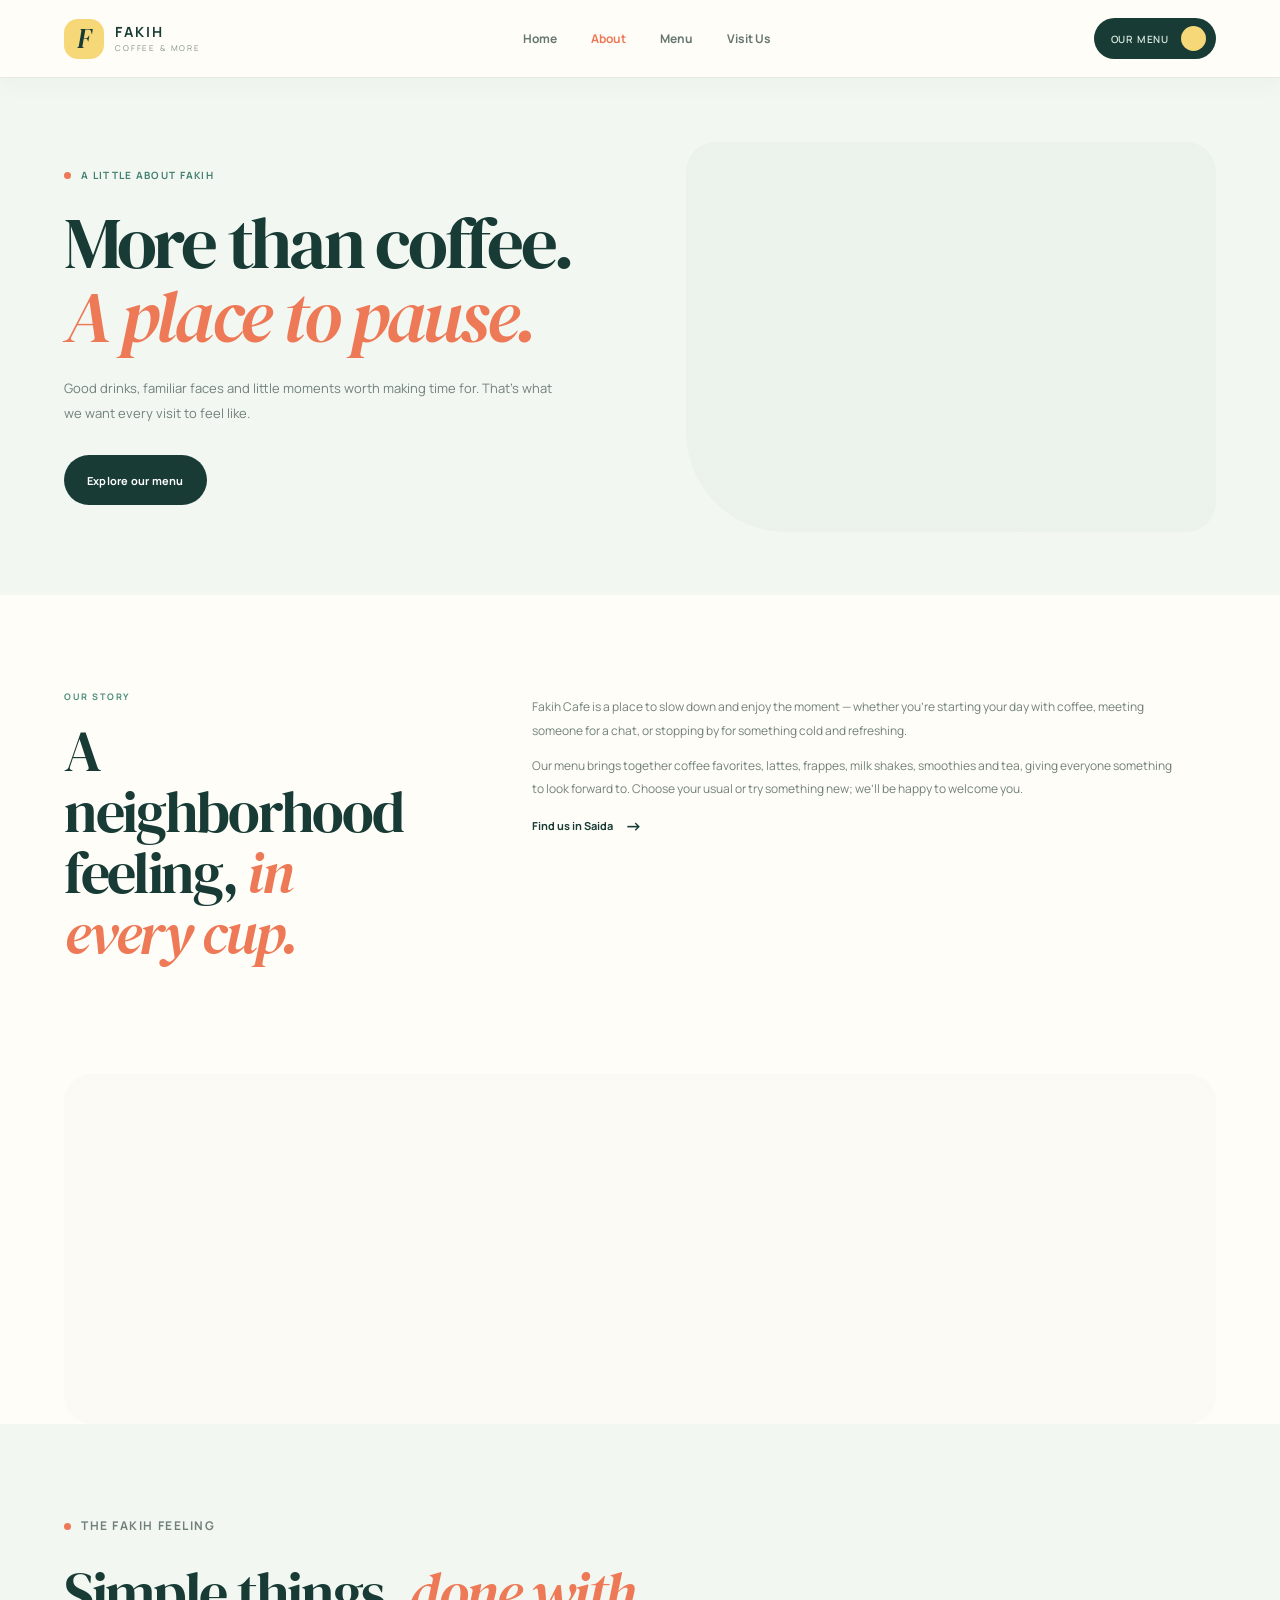
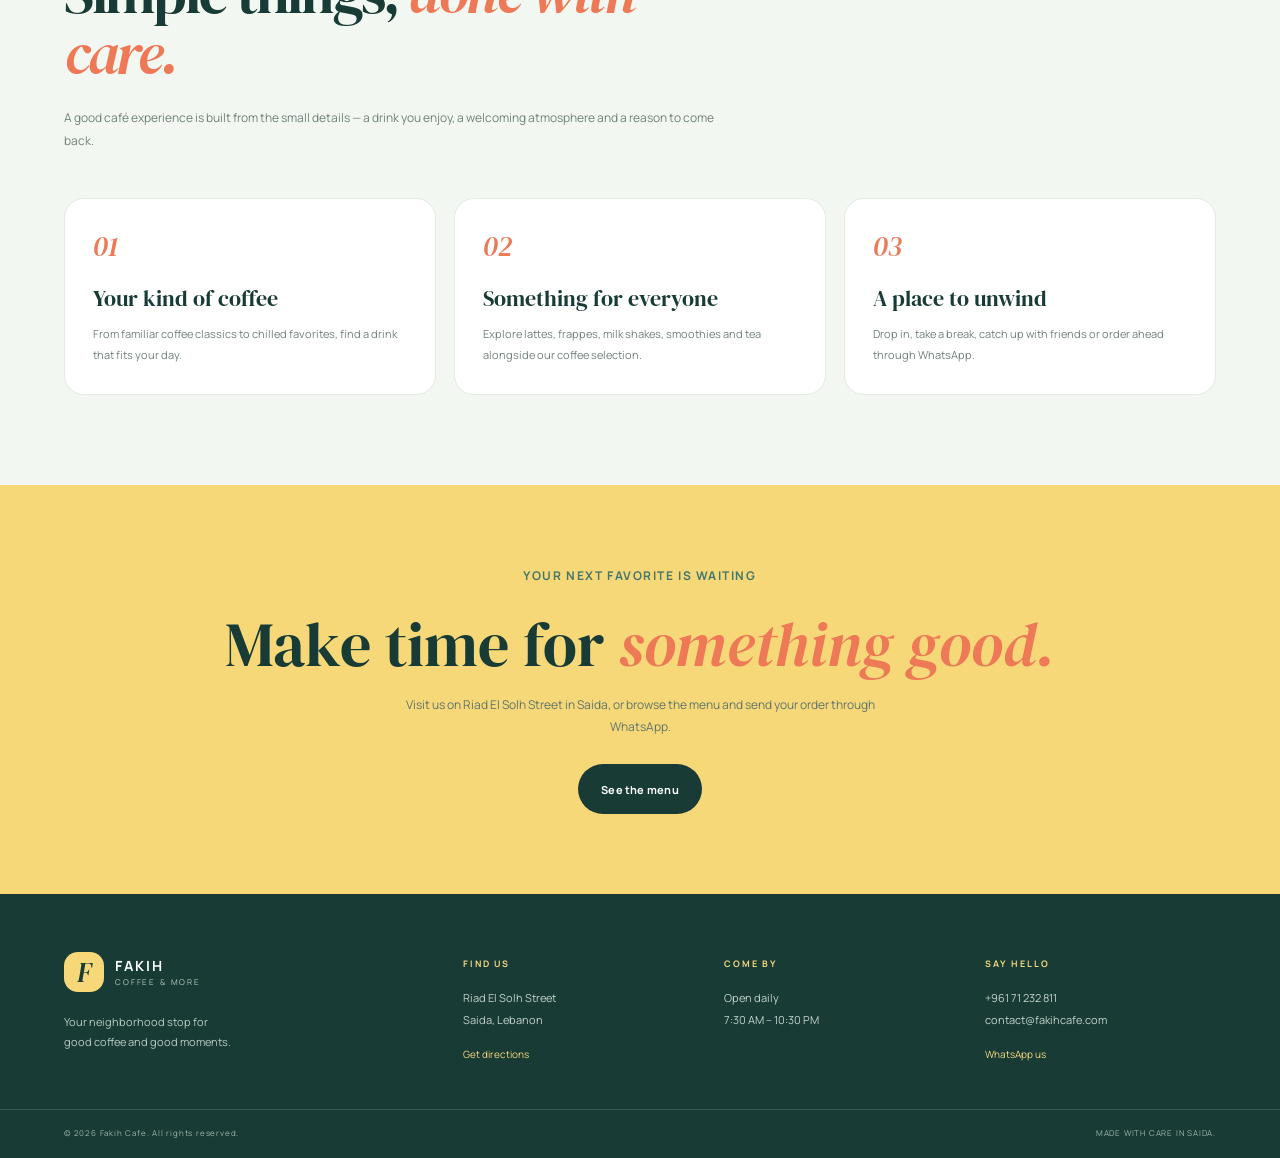
<file: about.html>
<!doctype html>
<html lang="en">
  <head>
    <meta charset="UTF-8" />
    <meta name="viewport" content="width=device-width, initial-scale=1.0" />
    <meta name="theme-color" content="#fffaf2" />
    <meta
      name="description"
      content="Get to know Fakih Cafe in Saida, Lebanon — coffee, refreshing drinks and good moments."
    />
    <title>About Us — Fakih Cafe</title>
    <link rel="preconnect" href="https://fonts.googleapis.com" />
    <link rel="preconnect" href="https://fonts.gstatic.com" crossorigin />
    <link
      href="https://fonts.googleapis.com/css2?family=Manrope:wght@400;500;600;700;800&family=DM+Serif+Display:ital@0;1&display=swap"
      rel="stylesheet"
    />
    <link rel="stylesheet" href="css/style.css" />
  </head>
  <body>
    <header class="site-header">
      <a class="brand" href="index.html#home" aria-label="Fakih Cafe home"
        ><span class="brand-mark">F</span
        ><span class="brand-copy"
          ><strong>FAKIH</strong><small>COFFEE & MORE</small></span
        ></a
      >
      <button
        class="menu-toggle"
        id="about-menu-toggle"
        type="button"
        aria-label="Open navigation"
        aria-expanded="false"
      >
        <span></span><span></span>
      </button>
      <nav class="main-nav" id="about-main-nav" aria-label="Main navigation">
        <a class="nav-link" href="index.html#home">Home</a
        ><a class="nav-link active" href="about.html">About</a
        ><a class="nav-link" href="index.html#menu">Menu</a
        ><a class="nav-link" href="index.html#visit">Visit Us</a>
      </nav>
      <a class="cart-trigger" href="index.html#menu"
        ><span class="cart-icon">Our menu</span><span class="cart-count"></span
      ></a>
    </header>
    <main>
      <section class="about-hero about-hero-modern">
        <div class="about-hero-image"></div>
        <div class="about-hero-content">
          <p class="eyebrow light-eyebrow">
            <span></span> A LITTLE ABOUT FAKIH
          </p>
          <h1>More than coffee.<br /><em>A place to pause.</em></h1>
          <p>
            Good drinks, familiar faces and little moments worth making time
            for. That’s what we want every visit to feel like.
          </p>
          <a class="button button-light" href="index.html#menu"
            >Explore our menu</a
          >
        </div>
      </section>
      <section class="about-intro section-wrap">
        <div>
          <span class="about-kicker">OUR STORY</span>
          <h2>A neighborhood feeling, <em>in every cup.</em></h2>
        </div>
        <div>
          <p>
            Fakih Cafe is a place to slow down and enjoy the moment — whether
            you’re starting your day with coffee, meeting someone for a chat, or
            stopping by for something cold and refreshing.
          </p>
          <p>
            Our menu brings together coffee favorites, lattes, frappes, milk
            shakes, smoothies and tea, giving everyone something to look forward
            to. Choose your usual or try something new; we’ll be happy to
            welcome you.
          </p>
          <a class="text-link dark-link" href="index.html#visit"
            >Find us in Saida <span>→</span></a
          >
        </div>
      </section>
      <div
        class="about-image-band"
        role="img"
        aria-label="Coffee being prepared in a warm cafe setting"
      ></div>
      <section class="about-values about-values-modern">
        <div class="section-wrap">
          <div class="about-values-head">
            <p class="eyebrow">
              <span class="eyebrow-dot"></span> THE FAKIH FEELING
            </p>
            <h2>Simple things, <em>done with care.</em></h2>
            <p>
              A good café experience is built from the small details — a drink
              you enjoy, a welcoming atmosphere and a reason to come back.
            </p>
          </div>
          <div class="about-values-grid">
            <article class="about-value">
              <span>01</span>
              <h3>Your kind of coffee</h3>
              <p>
                From familiar coffee classics to chilled favorites, find a drink
                that fits your day.
              </p>
            </article>
            <article class="about-value">
              <span>02</span>
              <h3>Something for everyone</h3>
              <p>
                Explore lattes, frappes, milk shakes, smoothies and tea
                alongside our coffee selection.
              </p>
            </article>
            <article class="about-value">
              <span>03</span>
              <h3>A place to unwind</h3>
              <p>
                Drop in, take a break, catch up with friends or order ahead
                through WhatsApp.
              </p>
            </article>
          </div>
        </div>
      </section>
      <section class="about-cta about-cta-modern">
        <p class="eyebrow light-eyebrow" style="justify-content: center">
          YOUR NEXT FAVORITE IS WAITING
        </p>
        <h2>Make time for <em>something good.</em></h2>
        <p>
          Visit us on Riad El Solh Street in Saida, or browse the menu and send
          your order through WhatsApp.
        </p>
        <a class="button button-light" href="index.html#menu">See the menu</a>
      </section>
    </main>
    <footer class="site-footer">
      <div class="footer-main section-wrap">
        <div class="footer-brand">
          <a class="brand brand-footer" href="index.html#home"
            ><span class="brand-mark">F</span
            ><span class="brand-copy"
              ><strong>FAKIH</strong><small>COFFEE & MORE</small></span
            ></a
          >
          <p>Your neighborhood stop for<br />good coffee and good moments.</p>
        </div>
        <div class="footer-column">
          <h3>FIND US</h3>
          <p>Riad El Solh Street<br />Saida, Lebanon</p>
          <a
            href="https://maps.google.com/?q=Riad+El+Solh+Street+Saida+Lebanon"
            target="_blank"
            rel="noopener"
            >Get directions</a
          >
        </div>
        <div class="footer-column">
          <h3>COME BY</h3>
          <p>Open daily<br />7:30 AM – 10:30 PM</p>
        </div>
        <div class="footer-column">
          <h3>SAY HELLO</h3>
          <p>+961 71 232 811<br />contact@fakihcafe.com</p>
          <a href="https://wa.me/96171232811" target="_blank" rel="noopener"
            >WhatsApp us</a
          >
        </div>
      </div>
      <div class="footer-bottom section-wrap">
        <span>© <span id="year"></span> Fakih Cafe. All rights reserved.</span
        ><span>MADE WITH CARE IN SAIDA.</span>
      </div>
    </footer>
    <script>
      document.getElementById("year").textContent = new Date().getFullYear();
      const t = document.getElementById("about-menu-toggle"),
        n = document.getElementById("about-main-nav");
      t.addEventListener("click", () => {
        const o = n.classList.toggle("open");
        t.setAttribute("aria-expanded", String(o));
      });
      n.querySelectorAll("a").forEach((a) =>
        a.addEventListener("click", () => {
          n.classList.remove("open");
          t.setAttribute("aria-expanded", "false");
        }),
      );
    </script>
  </body>
</html>
</file>
<file: css/style.css>
:root {
  --ink: #211710;
  --brown: #39271c;
  --cream: #f5f0e7;
  --paper: #fbf9f5;
  --caramel: #b77b4e;
  --muted: #81766b;
  --line: #e7dfd4;
  --white: #fff;
  --green: #405b42;
  --shadow: 0 18px 50px rgba(35, 24, 16, 0.1);
}
* {
  box-sizing: border-box;
}
html {
  scroll-behavior: smooth;
  scroll-padding-top: 90px;
}
body {
  margin: 0;
  position: relative;
  isolation: isolate;
  background: transparent;
  color: var(--ink);
  font-family: "DM Sans", sans-serif;
  -webkit-font-smoothing: antialiased;
}
body::before {
  content: "";
  position: fixed;
  inset: 0;
  z-index: -1;
  pointer-events: none;
  background-image:
    linear-gradient(rgba(255, 255, 255, 0.2), rgba(255, 255, 255, 0.2)),
    url("https://images.pexels.com/photos/12821519/pexels-photo-12821519.jpeg?auto=compress&cs=tinysrgb&w=1920");
  background-size: cover;
  background-position: center;
  background-repeat: no-repeat;
  transform: translateZ(0);
}
button,
a {
  font: inherit;
}
a {
  color: inherit;
  text-decoration: none;
}
button {
  cursor: pointer;
}
.announcement {
  height: 30px;
  display: grid;
  place-items: center;
  background: var(--ink);
  color: #e9d7c3;
  font-size: 9px;
  font-weight: 700;
  letter-spacing: 0.19em;
}
.site-header {
  height: 82px;
  padding: 0 6.5%;
  display: flex;
  align-items: center;
  justify-content: space-between;
  background: rgba(251, 249, 245, 0.96);
  position: sticky;
  top: 0;
  z-index: 30;
  border-bottom: 1px solid rgba(33, 23, 16, 0.08);
  backdrop-filter: blur(14px);
}
.brand {
  display: inline-flex;
  align-items: center;
  gap: 11px;
}
.brand-mark {
  width: 38px;
  height: 38px;
  display: grid;
  place-items: center;
  border: 1px solid var(--caramel);
  border-radius: 50%;
  font:
    italic 25px "Playfair Display",
    serif;
  color: var(--caramel);
}
.brand-copy {
  display: flex;
  flex-direction: column;
  line-height: 1;
}
.brand-copy strong {
  font-size: 15px;
  letter-spacing: 0.18em;
}
.brand-copy small {
  font-size: 8px;
  letter-spacing: 0.23em;
  margin-top: 5px;
  color: var(--muted);
}
.main-nav {
  display: flex;
  align-items: center;
  gap: 38px;
}
.nav-link {
  font-size: 12px;
  color: #766b61;
  transition: color 0.2s;
}
.nav-link:hover,
.nav-link.active {
  color: var(--caramel);
}
.cart-trigger {
  display: flex;
  align-items: center;
  gap: 10px;
  border: 1px solid var(--line);
  background: transparent;
  padding: 10px 13px;
  border-radius: 3px;
  color: var(--ink);
  font-size: 11px;
  font-weight: 600;
}
.cart-count {
  display: grid;
  place-items: center;
  width: 21px;
  height: 21px;
  border-radius: 50%;
  background: var(--ink);
  color: white;
  font-size: 10px;
}
.cart-icon {
  font-size: 10px;
  letter-spacing: 0.08em;
  text-transform: uppercase;
}
.menu-toggle {
  display: none;
}
.hero {
  min-height: 660px;
  height: min(760px, calc(100vh - 112px));
  position: relative;
  display: flex;
  align-items: center;
  overflow: hidden;
  background: #2b1e16;
  color: white;
}
.hero-image {
  position: absolute;
  inset: 0;
  background-image:
    url("../images/hero-coffee.jpg"),
    url("https://images.unsplash.com/photo-1442512595331-e89e73853f31?auto=format&fit=crop&w=2200&q=88");
  background-size: cover;
  background-position: center 54%;
  transform: scale(1.02);
  animation: heroZoom 16s ease-out forwards;
}
.hero-shade {
  position: absolute;
  inset: 0;
  background:
    linear-gradient(
      90deg,
      rgba(24, 17, 12, 0.88) 0%,
      rgba(24, 17, 12, 0.69) 42%,
      rgba(24, 17, 12, 0.12) 100%
    ),
    linear-gradient(0deg, rgba(24, 17, 12, 0.28), transparent 40%);
}
.hero-content {
  position: relative;
  z-index: 1;
  margin-left: 12%;
  max-width: 590px;
  padding: 60px 0;
}
.eyebrow {
  font-size: 9px;
  letter-spacing: 0.2em;
  font-weight: 700;
  color: var(--caramel);
  margin: 0 0 22px;
  display: flex;
  align-items: center;
  gap: 10px;
}
.eyebrow-dot,
.light-eyebrow span {
  width: 6px;
  height: 6px;
  border-radius: 50%;
  background: var(--caramel);
  display: inline-block;
}
.light-eyebrow {
  color: #e4c5a5;
}
.light-eyebrow span {
  background: #d7a77e;
}
.hero h1,
.intro h2,
.section-heading h2,
.visit-content h2 {
  font:
    600 clamp(48px, 6.6vw, 88px)/1.04 "Playfair Display",
    serif;
  letter-spacing: -0.045em;
  margin: 0;
}
.hero h1 em,
.intro h2 em,
.section-heading h2 em,
.visit-content h2 em {
  font-weight: 500;
  color: #d5a77f;
}
.hero-description {
  max-width: 430px;
  color: rgba(255, 255, 255, 0.76);
  font-size: 14px;
  line-height: 1.9;
  margin: 25px 0 31px;
}
.hero-actions {
  display: flex;
  align-items: center;
  gap: 27px;
}
.button {
  min-height: 48px;
  padding: 0 20px;
  display: inline-flex;
  align-items: center;
  justify-content: center;
  gap: 26px;
  border: 0;
  border-radius: 2px;
  font-size: 11px;
  font-weight: 700;
  letter-spacing: 0.02em;
  transition:
    transform 0.2s,
    background 0.2s,
    color 0.2s;
}
.button:hover {
  transform: translateY(-2px);
}
.button-light {
  background: #f5eee4;
  color: var(--ink);
}
.button-light:hover {
  background: white;
}
.button span {
  font-size: 16px;
}
.text-link {
  font-size: 11px;
  font-weight: 700;
  display: inline-flex;
  align-items: center;
  gap: 12px;
}
.text-link span {
  font-size: 17px;
  transition: transform 0.2s;
}
.text-link:hover span {
  transform: translateX(4px);
}
.light-link {
  color: #fff;
}
.hero-note {
  position: absolute;
  bottom: 36px;
  left: 6.5%;
  display: flex;
  align-items: center;
  gap: 12px;
  color: rgba(255, 255, 255, 0.65);
  font-size: 8px;
  letter-spacing: 0.18em;
}
.note-line {
  width: 38px;
  height: 1px;
  background: var(--caramel);
}
.hero-index {
  position: absolute;
  right: 6.5%;
  bottom: 34px;
  font:
    20px "Playfair Display",
    serif;
}
.hero-index span {
  color: var(--caramel);
  font-size: 12px;
  margin: 0 5px;
}
.section-wrap {
  max-width: 1240px;
  margin: auto;
  padding-left: 6.5%;
  padding-right: 6.5%;
}
.intro {
  min-height: 420px;
  padding-top: 112px;
  padding-bottom: 105px;
  display: grid;
  grid-template-columns: 1fr 2fr 0.6fr;
  gap: 30px;
  align-items: start;
}
.intro-label {
  padding-top: 10px;
}
.intro-label .eyebrow {
  font-size: 8px;
}
.intro-number {
  font-size: 8px;
  letter-spacing: 0.17em;
  color: #a99d91;
}
.intro-copy {
  max-width: 620px;
}
.intro h2,
.section-heading h2 {
  font-size: clamp(42px, 5vw, 62px);
}
.intro h2 em,
.section-heading h2 em {
  color: var(--caramel);
}
.intro-copy p {
  max-width: 520px;
  color: var(--muted);
  font-size: 13px;
  line-height: 2;
  margin: 22px 0;
}
.dark-link {
  color: var(--ink);
}
.intro-stamp {
  width: 104px;
  height: 104px;
  border: 1px solid #d8c8b7;
  border-radius: 50%;
  display: flex;
  flex-direction: column;
  align-items: center;
  justify-content: center;
  color: var(--caramel);
  margin: 28px auto 0;
  transform: rotate(10deg);
}
.intro-stamp span {
  font:
    italic 35px "Playfair Display",
    serif;
  line-height: 1;
}
.intro-stamp small {
  text-align: center;
  font-size: 6px;
  letter-spacing: 0.17em;
  line-height: 1.5;
  margin-top: 5px;
}
.menu-section {
  background: rgba(241, 236, 227, 0.91);
  padding: 100px 0 115px;
}
.section-heading {
  display: flex;
  align-items: end;
  justify-content: space-between;
  gap: 30px;
}
.section-heading .eyebrow {
  margin-bottom: 17px;
}
.section-heading h2 {
  font-size: clamp(42px, 5vw, 64px);
}
.heading-side-note {
  font-size: 11px;
  line-height: 1.9;
  color: var(--muted);
  margin: 0 0 8px;
}
.menu-toolbar {
  display: flex;
  justify-content: space-between;
  align-items: center;
  gap: 20px;
  margin: 44px 0 27px;
  padding-bottom: 15px;
  border-bottom: 1px solid #ddd3c6;
}
.category-filters {
  display: flex;
  gap: 7px;
  flex-wrap: wrap;
}
.filter-btn {
  border: 1px solid transparent;
  background: transparent;
  padding: 9px 13px;
  color: #786d62;
  font-size: 10px;
  border-radius: 2px;
  transition: all 0.2s;
}
.filter-btn:hover {
  border-color: #c9b9a7;
  color: var(--ink);
}
.filter-btn.active {
  background: var(--ink);
  color: white;
}
.menu-hint {
  font-size: 8px;
  letter-spacing: 0.16em;
  color: #9a8e82;
  white-space: nowrap;
}
.menu-hint span {
  color: var(--caramel);
  font-size: 14px;
  margin-left: 8px;
}
.featured-strip {
  min-height: 260px;
  display: grid;
  grid-template-columns: 1fr 1.3fr 75px;
  background: var(--brown);
  color: white;
  margin: 0 0 42px;
  overflow: hidden;
}
.featured-copy {
  padding: 32px 40px;
}
.featured-copy .eyebrow {
  margin-bottom: 12px;
}
.featured-copy h3 {
  font:
    500 31px/1.08 "Playfair Display",
    serif;
  margin: 0;
}
.featured-copy p {
  font-size: 10px;
  color: #c8b9aa;
  margin: 13px 0 18px;
}
.featured-photo {
  background:
    linear-gradient(90deg, rgba(57, 39, 28, 0.12), transparent),
    url("https://images.unsplash.com/photo-1461023058943-07fcbe16d735?auto=format&fit=crop&w=1000&q=85")
      center/cover;
}
.featured-side {
  border-left: 1px solid rgba(255, 255, 255, 0.12);
  display: flex;
  align-items: center;
  justify-content: center;
  text-align: center;
  writing-mode: vertical-rl;
  font-size: 8px;
  letter-spacing: 0.2em;
  color: #d6b99c;
}
.featured-side span {
  font-size: 19px;
  margin-top: 12px;
}
.menu-grid {
  display: grid;
  grid-template-columns: repeat(3, minmax(0, 1fr));
  gap: 26px 20px;
}
.menu-card {
  background: var(--paper);
  border: 1px solid #e5ddd2;
  transition:
    transform 0.25s,
    box-shadow 0.25s;
  animation: rise 0.45s both;
}
.menu-card:hover {
  transform: translateY(-5px);
  box-shadow: var(--shadow);
}
.product-image-wrap {
  height: 220px;
  position: relative;
  overflow: hidden;
  background: #e5ded3;
}
.product-image {
  width: 100%;
  height: 100%;
  object-fit: cover;
  display: block;
  transition: transform 0.6s;
}
.menu-card:hover .product-image {
  transform: scale(1.055);
}
.product-category {
  position: absolute;
  top: 13px;
  left: 13px;
  background: rgba(251, 249, 245, 0.92);
  padding: 6px 9px;
  font-size: 8px;
  letter-spacing: 0.12em;
  text-transform: uppercase;
  color: #69594c;
}
.product-info {
  padding: 17px 17px 16px;
}
.product-info-top {
  display: flex;
  align-items: start;
  justify-content: space-between;
  gap: 10px;
}
.product-info h3 {
  font:
    600 18px "Playfair Display",
    serif;
  margin: 0 0 7px;
}
.product-price {
  font-size: 13px;
  font-weight: 700;
  color: var(--caramel);
  white-space: nowrap;
}
.product-note {
  font-size: 10px;
  color: #978b7f;
  margin: 0 0 16px;
}
.add-btn {
  width: 100%;
  height: 38px;
  border: 1px solid #d9cfc2;
  background: transparent;
  color: var(--ink);
  font-size: 10px;
  font-weight: 700;
  display: flex;
  align-items: center;
  justify-content: space-between;
  padding: 0 12px;
  transition: all 0.2s;
}
.add-btn span {
  font-size: 17px;
  color: var(--caramel);
}
.add-btn:hover {
  background: var(--ink);
  color: white;
  border-color: var(--ink);
}
.add-btn:hover span {
  color: #e4b88e;
}
.menu-empty {
  text-align: center;
  color: var(--muted);
  padding: 50px;
}
.visit-section {
  min-height: 500px;
  display: grid;
  grid-template-columns: 1fr 1fr;
  background: var(--ink);
  color: white;
}
.visit-photo {
  min-height: 500px;
  background:
    linear-gradient(rgba(31, 22, 16, 0.12), rgba(31, 22, 16, 0.12)),
    url("https://images.unsplash.com/photo-1445116572660-236099ec97a0?auto=format&fit=crop&w=1200&q=85")
      center/cover;
}
.visit-content {
  align-self: center;
  padding: 80px 12%;
}
.visit-content .eyebrow {
  margin-bottom: 20px;
}
.visit-content h2 {
  font-size: clamp(40px, 4.8vw, 62px);
}
.visit-content p:not(.eyebrow) {
  font-size: 12px;
  line-height: 2;
  color: #c2b5a9;
  max-width: 390px;
  margin: 22px 0 28px;
}
.site-footer {
  background: #1a130e;
  color: white;
}
.footer-main {
  display: grid;
  grid-template-columns: 1.6fr 1fr 1fr 1fr;
  gap: 30px;
  padding-top: 66px;
  padding-bottom: 54px;
}
.brand-footer .brand-copy strong {
  color: white;
}
.brand-footer .brand-copy small {
  color: #a99a8d;
}
.footer-brand > p {
  font-size: 10px;
  line-height: 1.9;
  color: #a99a8d;
  margin-top: 20px;
}
.footer-column h3 {
  font-size: 8px;
  letter-spacing: 0.2em;
  color: #c39167;
  margin: 5px 0 17px;
}
.footer-column p {
  font-size: 10px;
  line-height: 2;
  color: #b6a99d;
  margin: 0 0 10px;
}
.footer-column a {
  font-size: 9px;
  color: #e2c09f;
}
.footer-bottom {
  border-top: 1px solid rgba(255, 255, 255, 0.1);
  padding-top: 17px;
  padding-bottom: 20px;
  display: flex;
  justify-content: space-between;
  color: #8f8175;
  font-size: 8px;
  letter-spacing: 0.1em;
}
.cart-overlay {
  position: fixed;
  inset: 0;
  background: rgba(19, 13, 9, 0.56);
  z-index: 60;
  display: flex;
  justify-content: flex-end;
  opacity: 0;
  visibility: hidden;
  transition:
    opacity 0.25s,
    visibility 0.25s;
}
.cart-overlay.show {
  opacity: 1;
  visibility: visible;
}
.cart-drawer {
  width: min(460px, 100%);
  height: 100%;
  background: var(--paper);
  padding: 34px;
  display: flex;
  flex-direction: column;
  transform: translateX(30px);
  transition: transform 0.3s;
}
.cart-overlay.show .cart-drawer {
  transform: translateX(0);
}
.cart-header {
  display: flex;
  justify-content: space-between;
  align-items: center;
  padding-bottom: 25px;
  border-bottom: 1px solid var(--line);
}
.cart-header .eyebrow {
  font-size: 8px;
  margin-bottom: 8px;
}
.cart-header h2 {
  font:
    600 34px "Playfair Display",
    serif;
  margin: 0;
}
.cart-heading-dot {
  color: var(--caramel);
}
.icon-button {
  border: 1px solid var(--line);
  background: transparent;
  width: 36px;
  height: 36px;
  font-size: 24px;
  color: var(--ink);
}
.cart-list {
  list-style: none;
  padding: 18px 0;
  margin: 0;
  overflow: auto;
  flex: 1;
}
.cart-empty {
  color: var(--muted);
  font-size: 12px;
  text-align: center;
  padding: 45px 0;
}
.cart-item {
  display: grid;
  grid-template-columns: 1fr auto;
  gap: 12px;
  padding: 14px 0;
  border-bottom: 1px solid var(--line);
}
.cart-item-name {
  font:
    600 16px "Playfair Display",
    serif;
}
.cart-item-meta {
  font-size: 10px;
  color: var(--muted);
  margin-top: 5px;
}
.cart-item-controls {
  display: flex;
  align-items: center;
  gap: 8px;
}
.qty-btn,
.remove-btn {
  width: 25px;
  height: 25px;
  border: 1px solid var(--line);
  background: transparent;
  color: var(--ink);
}
.remove-btn {
  width: auto;
  padding: 0 7px;
  color: #9d5844;
  font-size: 9px;
}
.cart-bottom {
  border-top: 1px solid var(--line);
  padding-top: 20px;
}
.cart-summary p {
  display: flex;
  justify-content: space-between;
  font-size: 11px;
  color: var(--muted);
}
.cart-summary .cart-total {
  font-size: 16px;
  color: var(--ink);
  font-weight: 700;
  margin: 16px 0 20px;
}
.button-dark {
  background: var(--ink);
  color: white;
  width: 100%;
  justify-content: space-between;
}
.button-dark:hover {
  background: #4a3324;
}
.button:disabled {
  opacity: 0.4;
  cursor: not-allowed;
  transform: none;
}
.cart-footnote {
  text-align: center;
  color: #9b8f83;
  font-size: 9px;
  margin: 12px 0 0;
}
.toast {
  position: fixed;
  z-index: 80;
  bottom: 24px;
  left: 50%;
  transform: translate(-50%, 15px);
  background: var(--ink);
  color: white;
  padding: 12px 18px;
  font-size: 11px;
  opacity: 0;
  pointer-events: none;
  transition: all 0.25s;
  box-shadow: var(--shadow);
}
.toast.show {
  opacity: 1;
  transform: translate(-50%, 0);
}
@keyframes rise {
  from {
    opacity: 0;
    transform: translateY(12px);
  }
  to {
    opacity: 1;
    transform: translateY(0);
  }
}
@keyframes heroZoom {
  to {
    transform: scale(1.08);
  }
}
@media (prefers-reduced-motion: reduce) {
  *,
  *::before,
  *::after {
    scroll-behavior: auto !important;
    animation-duration: 0.01ms !important;
    transition-duration: 0.01ms !important;
  }
}
@media (max-width: 900px) {
  .site-header {
    padding: 0 4%;
  }
  .main-nav {
    gap: 20px;
  }
  .hero-content {
    margin-left: 8%;
  }
  .section-wrap {
    padding-left: 5%;
    padding-right: 5%;
  }
  .intro {
    grid-template-columns: 0.8fr 2fr 0.5fr;
  }
  .menu-grid {
    grid-template-columns: repeat(2, minmax(0, 1fr));
  }
  .footer-main {
    grid-template-columns: 1.4fr 1fr 1fr;
    row-gap: 35px;
  }
  .footer-brand {
    grid-row: span 2;
  }
  .product-image-wrap {
    height: 210px;
  }
}
@media (max-width: 640px) {
  .announcement {
    font-size: 7px;
    letter-spacing: 0.13em;
  }
  .site-header {
    height: 70px;
    padding: 0 5%;
  }
  .brand-mark {
    width: 34px;
    height: 34px;
  }
  .brand-copy strong {
    font-size: 13px;
  }
  .main-nav {
    position: absolute;
    top: 70px;
    left: 0;
    right: 0;
    background: var(--paper);
    display: none;
    flex-direction: column;
    align-items: stretch;
    gap: 0;
    padding: 10px 5% 18px;
    border-bottom: 1px solid var(--line);
  }
  .main-nav.open {
    display: flex;
  }
  .nav-link {
    padding: 13px 0;
    border-bottom: 1px solid var(--line);
  }
  .menu-toggle {
    display: flex;
    flex-direction: column;
    gap: 5px;
    background: none;
    border: 0;
    padding: 10px;
  }
  .menu-toggle span {
    width: 20px;
    height: 1px;
    background: var(--ink);
  }
  .cart-trigger {
    padding: 7px 8px;
    gap: 6px;
  }
  .cart-label {
    display: none;
  }
  .hero {
    height: 690px;
    min-height: 590px;
    max-height: calc(100svh - 100px);
  }
  .hero-image {
    background-position: 58% center;
  }
  .hero-shade {
    background:
      linear-gradient(90deg, rgba(24, 17, 12, 0.82), rgba(24, 17, 12, 0.34)),
      linear-gradient(0deg, rgba(24, 17, 12, 0.28), transparent);
  }
  .hero-content {
    margin: 0;
    padding: 40px 7%;
    align-self: center;
  }
  .hero h1 {
    font-size: clamp(52px, 14vw, 72px);
  }
  .hero-description {
    font-size: 12px;
    max-width: 330px;
  }
  .hero-actions {
    align-items: flex-start;
    flex-direction: column;
    gap: 18px;
  }
  .hero-note {
    left: 7%;
    bottom: 25px;
  }
  .hero-index {
    right: 7%;
    bottom: 23px;
  }
  .intro {
    padding-top: 75px;
    padding-bottom: 75px;
    display: block;
    position: relative;
  }
  .intro-label {
    margin-bottom: 28px;
  }
  .intro-stamp {
    position: absolute;
    right: 7%;
    top: 72px;
    width: 70px;
    height: 70px;
  }
  .intro-stamp span {
    font-size: 25px;
  }
  .intro-stamp small {
    font-size: 5px;
  }
  .intro h2 {
    font-size: 44px;
    padding-right: 55px;
  }
  .intro-copy p {
    font-size: 12px;
  }
  .menu-section {
    padding: 72px 0 80px;
  }
  .section-heading {
    display: block;
  }
  .section-heading h2 {
    font-size: 46px;
  }
  .heading-side-note {
    margin-top: 17px;
  }
  .menu-toolbar {
    margin: 28px 0 22px;
    display: block;
  }
  .category-filters {
    flex-wrap: nowrap;
    overflow-x: auto;
    padding-bottom: 9px;
    scrollbar-width: none;
  }
  .category-filters::-webkit-scrollbar {
    display: none;
  }
  .filter-btn {
    white-space: nowrap;
    padding: 9px 12px;
  }
  .menu-hint {
    display: block;
    margin-top: 9px;
  }
  .featured-strip {
    grid-template-columns: 1fr 1fr;
    min-height: 220px;
  }
  .featured-copy {
    padding: 25px 18px;
  }
  .featured-copy h3 {
    font-size: 26px;
  }
  .featured-photo {
    min-height: 220px;
  }
  .featured-side {
    display: none;
  }
  .menu-grid {
    grid-template-columns: repeat(2, minmax(0, 1fr));
    gap: 13px;
  }
  .product-image-wrap {
    height: 155px;
  }
  .product-info {
    padding: 12px 10px;
  }
  .product-info h3 {
    font-size: 15px;
  }
  .product-price {
    font-size: 11px;
  }
  .product-note {
    font-size: 9px;
    margin-bottom: 12px;
  }
  .add-btn {
    height: 35px;
    padding: 0 9px;
    font-size: 9px;
  }
  .visit-section {
    grid-template-columns: 1fr;
  }
  .visit-photo {
    min-height: 270px;
  }
  .visit-content {
    padding: 60px 7% 70px;
  }
  .visit-content h2 {
    font-size: 46px;
  }
  .footer-main {
    grid-template-columns: 1fr 1fr;
    padding-top: 48px;
    padding-bottom: 35px;
    gap: 28px 18px;
  }
  .footer-brand {
    grid-column: 1/-1;
    grid-row: auto;
  }
  .footer-bottom {
    gap: 12px;
    flex-direction: column;
  }
  .cart-drawer {
    padding: 25px 20px;
  }
  .cart-header h2 {
    font-size: 30px;
  }
}
@media (max-width: 370px) {
  .menu-grid {
    grid-template-columns: 1fr;
  }
  .product-image-wrap {
    height: 210px;
  }
  .featured-copy {
    padding: 22px 14px;
  }
  .featured-copy h3 {
    font-size: 23px;
  }
}

/* Brew & Bean-inspired menu refinement */
.menu-section {
  background: rgba(247, 243, 236, 0.94);
  backdrop-filter: blur(3px);
}
.menu-toolbar {
  align-items: flex-start;
}
.category-filters {
  gap: 9px;
}
.filter-btn {
  border: 1px solid rgba(79, 57, 41, 0.17);
  border-radius: 30px;
  padding: 10px 17px;
  background: rgba(255, 255, 255, 0.55);
  font-weight: 600;
}
.filter-btn.active {
  background: #39271c;
  border-color: #39271c;
  box-shadow: 0 7px 18px rgba(33, 23, 16, 0.13);
}
.featured-strip {
  border-radius: 4px;
  box-shadow: 0 18px 45px rgba(35, 24, 16, 0.12);
}
.menu-grid {
  gap: 25px 22px;
}
.menu-card {
  border: 1px solid rgba(80, 58, 40, 0.13);
  border-radius: 4px;
  overflow: hidden;
  box-shadow: 0 7px 22px rgba(35, 24, 16, 0.045);
}
.menu-card:hover {
  box-shadow: 0 18px 38px rgba(35, 24, 16, 0.13);
}
.product-image-wrap {
  height: 245px;
}
.product-image {
  transition: transform 0.7s cubic-bezier(0.2, 0.7, 0.2, 1);
}
.product-category {
  border-radius: 30px;
  letter-spacing: 0.08em;
}
.product-info {
  padding: 19px 19px 18px;
}
.product-info h3 {
  font-size: 20px;
}
.product-price {
  font-size: 14px;
}
.add-btn {
  border-radius: 2px;
  letter-spacing: 0.025em;
}
.menu-empty {
  background: rgba(255, 255, 255, 0.55);
  border-radius: 4px;
}
/* About page */
.about-hero {
  min-height: 570px;
  position: relative;
  display: flex;
  align-items: center;
  color: #fff;
  background: #241810;
  overflow: hidden;
}
.about-hero-image {
  position: absolute;
  inset: 0;
  background:
    linear-gradient(90deg, rgba(25, 17, 12, 0.84), rgba(25, 17, 12, 0.32)),
    url("https://images.unsplash.com/photo-1442512595331-e89e73853f31?auto=format&fit=crop&w=2000&q=88")
      center/cover;
}
.about-hero-content {
  position: relative;
  max-width: 720px;
  margin-left: 12%;
  padding: 90px 7% 90px 0;
}
.about-hero h1 {
  font:
    600 clamp(52px, 7vw, 88px)/1.03 "Playfair Display",
    serif;
  letter-spacing: -0.045em;
  margin: 0;
}
.about-hero h1 em {
  color: #d5a77f;
  font-weight: 500;
}
.about-hero p:not(.eyebrow) {
  max-width: 490px;
  color: rgba(255, 255, 255, 0.78);
  font-size: 14px;
  line-height: 2;
  margin: 24px 0 30px;
}
.about-intro {
  display: grid;
  grid-template-columns: 0.8fr 1.5fr;
  gap: 10%;
  padding-top: 105px;
  padding-bottom: 105px;
}
.about-kicker {
  font-size: 9px;
  letter-spacing: 0.2em;
  color: var(--caramel);
  font-weight: 700;
}
.about-intro h2,
.about-values h2 {
  font:
    600 clamp(38px, 4.8vw, 60px)/1.08 "Playfair Display",
    serif;
  letter-spacing: -0.04em;
  margin: 15px 0 22px;
}
.about-intro h2 em,
.about-values h2 em {
  color: var(--caramel);
  font-weight: 500;
}
.about-intro p,
.about-values p {
  font-size: 13px;
  line-height: 2;
  color: var(--muted);
  max-width: 650px;
}
.about-image-band {
  min-height: 390px;
  background:
    linear-gradient(90deg, rgba(30, 20, 13, 0.15), rgba(30, 20, 13, 0.05)),
    url("https://images.unsplash.com/photo-1495474472287-4d71bcdd2085?auto=format&fit=crop&w=1800&q=88")
      center 52% / cover;
}
.about-values {
  padding: 100px 0;
  background: rgba(247, 243, 236, 0.94);
  backdrop-filter: blur(3px);
}
.about-values-head {
  max-width: 620px;
  margin-bottom: 45px;
}
.about-values-grid {
  display: grid;
  grid-template-columns: repeat(3, 1fr);
  gap: 18px;
}
.about-value {
  padding: 30px;
  background: rgba(255, 255, 255, 0.82);
  border: 1px solid rgba(80, 58, 40, 0.12);
  min-height: 190px;
}
.about-value span {
  font:
    italic 28px "Playfair Display",
    serif;
  color: var(--caramel);
}
.about-value h3 {
  font:
    600 21px "Playfair Display",
    serif;
  margin: 18px 0 10px;
}
.about-value p {
  font-size: 11px;
  margin: 0;
  line-height: 1.9;
}
.about-cta {
  padding: 85px 7%;
  text-align: center;
  background: #39271c;
  color: #fff;
}
.about-cta h2 {
  font:
    600 clamp(38px, 5vw, 60px)/1.1 "Playfair Display",
    serif;
  margin: 0 0 16px;
}
.about-cta h2 em {
  color: #d5a77f;
  font-weight: 500;
}
.about-cta p {
  color: #d0c1b2;
  font-size: 12px;
  line-height: 1.9;
  margin: 0 auto 25px;
  max-width: 470px;
}
@media (max-width: 640px) {
  .product-image-wrap {
    height: 175px;
  }
  .about-hero {
    min-height: 570px;
  }
  .about-hero-content {
    margin: 0;
    padding: 70px 7%;
  }
  .about-intro {
    display: block;
    padding-top: 75px;
    padding-bottom: 75px;
  }
  .about-intro h2 {
    font-size: 44px;
  }
  .about-image-band {
    min-height: 260px;
  }
  .about-values {
    padding: 75px 0;
  }
  .about-values-grid {
    grid-template-columns: 1fr;
  }
  .about-value {
    min-height: 0;
  }
  .about-cta {
    padding: 70px 7%;
  }
}

/* Fakih Cafe — brighter contemporary visual system */
:root {
  --ink: #183b35;
  --brown: #24594e;
  --cream: #fff4dc;
  --paper: #fffdf8;
  --caramel: #ed7956;
  --muted: #71817a;
  --line: #e8e9df;
  --green: #2d7565;
  --shadow: 0 18px 48px rgba(28, 65, 57, 0.1);
  --sun: #f6d879;
  --mint: #e7f2e9;
  --coral: #ed7956;
}
html {
  scroll-padding-top: 88px;
}
body {
  background: #fffdf8;
  color: var(--ink);
  font-family: "Manrope", sans-serif;
}
body::before {
  display: none;
}
.announcement {
  height: 30px;
  background: #dff0e7;
  color: #28594e;
  font-size: 9px;
  letter-spacing: 0.16em;
}
.announcement span {
  color: var(--coral);
  padding: 0 10px;
  font-size: 12px;
}
.site-header {
  height: 78px;
  background: rgba(255, 253, 248, 0.94);
  border-bottom: 1px solid #e8e9df;
  padding: 0 max(5%, calc((100vw - 1320px) / 2));
  box-shadow: 0 5px 24px rgba(35, 66, 55, 0.035);
}
.brand-mark {
  width: 40px;
  height: 40px;
  border: 0;
  border-radius: 14px;
  background: var(--sun);
  color: var(--ink);
  font:
    italic 27px "DM Serif Display",
    serif;
}
.brand-copy strong {
  font-size: 14px;
  letter-spacing: 0.15em;
  color: var(--ink);
}
.brand-copy small {
  color: #81918a;
  font-size: 8px;
}
.main-nav {
  gap: 34px;
}
.nav-link {
  font-size: 12px;
  font-weight: 700;
  color: #65766f;
}
.nav-link:hover,
.nav-link.active {
  color: var(--coral);
}
.cart-trigger {
  border: 0;
  background: var(--ink);
  color: white;
  border-radius: 30px;
  padding: 8px 10px 8px 17px;
  gap: 12px;
}
.cart-icon {
  font-size: 10px;
  color: #d8e8de;
}
.cart-count {
  background: var(--sun);
  color: var(--ink);
  width: 25px;
  height: 25px;
  font-weight: 800;
}
.hero-modern {
  max-width: 1440px;
  margin: 0 auto;
  min-height: 0;
  height: auto;
  padding: 72px max(5%, calc((100vw - 1280px) / 2)) 80px;
  display: grid;
  grid-template-columns: 1fr 1.03fr;
  gap: 7%;
  align-items: center;
  background: #fffdf8;
  color: var(--ink);
  overflow: visible;
  position: relative;
}
.hero-content {
  margin: 0;
  max-width: 590px;
  padding: 10px 0 36px;
  z-index: 2;
}
.eyebrow {
  font-size: 10px;
  letter-spacing: 0.13em;
  color: #438071;
  margin-bottom: 24px;
}
.eyebrow-dot,
.light-eyebrow span {
  width: 7px;
  height: 7px;
  background: var(--coral);
}
.hero h1,
.intro h2,
.section-heading h2,
.visit-content h2 {
  font:
    400 clamp(58px, 6.2vw, 88px)/0.99 "DM Serif Display",
    serif;
  letter-spacing: -0.035em;
  color: var(--ink);
}
.hero h1 em,
.intro h2 em,
.section-heading h2 em,
.visit-content h2 em {
  color: var(--coral);
  font-weight: 400;
}
.hero-description {
  max-width: 450px;
  color: #71817a;
  font-size: 14px;
  line-height: 1.9;
  margin: 26px 0 30px;
}
.hero-actions {
  gap: 25px;
}
.button {
  min-height: 50px;
  padding: 0 23px;
  border-radius: 30px;
  font-size: 11px;
  gap: 24px;
}
.button-primary {
  background: var(--ink);
  color: #fff;
  box-shadow: 0 8px 18px rgba(24, 59, 53, 0.13);
}
.button-primary:hover {
  background: #28675b;
}
.dark-link {
  color: var(--ink);
}
.text-link {
  font-size: 11px;
}
.hero-visual {
  position: relative;
  min-height: 510px;
  border-radius: 34px 34px 34px 110px;
  background: #e7f2e9;
  overflow: visible;
}
.hero-visual .hero-image {
  position: absolute;
  inset: 0;
  border-radius: 34px 34px 34px 110px;
  background-image:
    url("../images/hero-coffee.jpg"),
    url("https://images.unsplash.com/photo-1442512595331-e89e73853f31?auto=format&fit=crop&w=1500&q=88");
  background-size: cover;
  background-position: center;
  transform: none;
  animation: none;
  box-shadow: 0 24px 60px rgba(24, 59, 53, 0.12);
}
.hero-photo-caption {
  position: absolute;
  left: -35px;
  bottom: 28px;
  width: 220px;
  padding: 19px 22px;
  background: #f6d879;
  border-radius: 18px;
  box-shadow: 0 14px 34px rgba(24, 59, 53, 0.12);
  display: flex;
  flex-direction: column;
  gap: 9px;
}
.hero-photo-caption span {
  font-size: 8px;
  letter-spacing: 0.14em;
  font-weight: 800;
  color: #627369;
}
.hero-photo-caption strong {
  font:
    400 24px/1.05 "DM Serif Display",
    serif;
  color: var(--ink);
}
.hero-sticker {
  position: absolute;
  right: -25px;
  top: 26px;
  width: 92px;
  height: 92px;
  border-radius: 50%;
  background: #ed7956;
  color: white;
  display: flex;
  flex-direction: column;
  align-items: center;
  justify-content: center;
  transform: rotate(9deg);
  box-shadow: 0 12px 25px rgba(237, 121, 86, 0.25);
}
.hero-sticker span {
  font:
    italic 34px "DM Serif Display",
    serif;
  line-height: 1;
}
.hero-sticker small {
  font-size: 6px;
  line-height: 1.5;
  letter-spacing: 0.13em;
  text-align: center;
  margin-top: 4px;
}
.hero-meta {
  display: flex;
  align-items: center;
  gap: 10px;
  color: #7e8c85;
  font-size: 8px;
  font-weight: 800;
  letter-spacing: 0.13em;
  margin-top: 43px;
}
.meta-dot {
  width: 8px;
  height: 8px;
  border-radius: 50%;
  background: #79b49b;
}
.hero-bottom-note {
  position: absolute;
  bottom: 22px;
  left: max(5%, calc((100vw - 1280px) / 2));
  font-size: 8px;
  font-weight: 800;
  letter-spacing: 0.18em;
  color: #a1aaa4;
}
.section-wrap {
  max-width: 1320px;
  padding-left: 5%;
  padding-right: 5%;
}
.intro {
  min-height: 0;
  padding-top: 92px;
  padding-bottom: 98px;
  grid-template-columns: 0.85fr 2fr 0.45fr;
  gap: 35px;
}
.intro-label .eyebrow {
  font-size: 9px;
}
.intro-number {
  color: #a0aaa3;
}
.intro h2,
.section-heading h2 {
  font-size: clamp(44px, 5vw, 68px);
}
.intro-copy p {
  font-size: 13px;
  color: #73827b;
  line-height: 1.95;
}
.intro-stamp {
  border: 0;
  background: var(--mint);
  color: var(--green);
  width: 112px;
  height: 112px;
  border-radius: 50%;
  transform: rotate(8deg);
}
.intro-stamp span {
  font:
    italic 38px "DM Serif Display",
    serif;
}
.intro-stamp small {
  font-size: 6px;
}
.menu-section {
  background: #f2f7f1;
  padding: 92px 0 105px;
}
.section-heading {
  align-items: end;
}
.section-heading .eyebrow {
  margin-bottom: 15px;
}
.heading-side-note {
  font-size: 12px;
  line-height: 1.8;
  color: #74837b;
}
.menu-toolbar {
  margin: 35px 0 25px;
  padding: 0 0 18px;
  border-bottom: 1px solid #dce6dd;
  align-items: center;
}
.category-filters {
  gap: 8px;
}
.filter-btn {
  background: #fff;
  border: 1px solid #e2e9e1;
  color: #65776e;
  border-radius: 30px;
  padding: 11px 17px;
  font-size: 10px;
  font-weight: 800;
}
.filter-btn:hover {
  border-color: #8ab6a0;
  color: var(--ink);
}
.filter-btn.active {
  background: var(--ink);
  border-color: var(--ink);
  color: white;
  box-shadow: 0 7px 16px rgba(24, 59, 53, 0.12);
}
.menu-hint {
  font-size: 8px;
  color: #81928a;
  font-weight: 800;
  letter-spacing: 0.12em;
}
.featured-strip {
  min-height: 220px;
  grid-template-columns: 0.9fr 1.1fr 55px;
  background: #f7d978;
  color: var(--ink);
  border-radius: 24px;
  margin: 0 0 36px;
  box-shadow: none;
}
.featured-copy {
  padding: 30px 34px;
}
.featured-copy .eyebrow {
  color: #507368;
  margin-bottom: 11px;
}
.featured-copy h3 {
  font:
    400 34px/1.03 "DM Serif Display",
    serif;
}
.featured-copy p {
  font-size: 11px;
  color: #61756a;
  margin: 12px 0 15px;
}
.featured-photo {
  background:
    linear-gradient(90deg, rgba(247, 217, 120, 0.08), transparent),
    url("https://images.unsplash.com/photo-1461023058943-07fcbe16d735?auto=format&fit=crop&w=1000&q=85")
      center/cover;
}
.featured-side {
  border-left: 1px solid rgba(24, 59, 53, 0.12);
  color: #48685a;
  font-size: 8px;
  letter-spacing: 0.16em;
  writing-mode: vertical-rl;
}
.featured-side span {
  font-size: 8px;
}
.menu-grid {
  grid-template-columns: repeat(4, minmax(0, 1fr));
  gap: 22px;
}
.menu-card {
  background: #fff;
  border: 1px solid #e9eee7;
  border-radius: 19px;
  overflow: hidden;
  box-shadow: 0 5px 18px rgba(31, 72, 60, 0.035);
  animation: rise 0.35s both;
}
.menu-card:hover {
  transform: translateY(-5px);
  box-shadow: 0 18px 38px rgba(31, 72, 60, 0.11);
}
.product-image-wrap {
  height: auto;
  aspect-ratio: 1.18;
  position: relative;
  background: #e9f1e8;
}
.product-image {
  transition: transform 0.5s;
}
.product-category {
  top: 12px;
  left: 12px;
  background: rgba(255, 253, 248, 0.95);
  color: #426c60;
  border-radius: 20px;
  padding: 7px 10px;
  font-size: 8px;
  font-weight: 800;
  letter-spacing: 0.07em;
}
.product-image-mark {
  position: absolute;
  right: 12px;
  bottom: 10px;
  width: 28px;
  height: 28px;
  border-radius: 50%;
  display: grid;
  place-items: center;
  background: rgba(255, 253, 248, 0.9);
  color: var(--coral);
  font-size: 14px;
}
.product-info {
  padding: 16px 16px 15px;
}
.product-info-top {
  align-items: center;
}
.product-overline {
  display: block;
  font-size: 7px;
  font-weight: 800;
  letter-spacing: 0.14em;
  color: #98a49d;
  margin-bottom: 5px;
}
.product-info h3 {
  font:
    400 19px/1.2 "DM Serif Display",
    serif;
  color: var(--ink);
  margin: 0;
}
.product-price {
  font-size: 12px;
  color: #df6d4c;
  background: #fff1e9;
  border-radius: 20px;
  padding: 7px 9px;
}
.product-note {
  font-size: 10px;
  line-height: 1.6;
  color: #829088;
  margin: 9px 0 15px;
  min-height: 32px;
}
.add-btn {
  height: 39px;
  border: 0;
  border-radius: 30px;
  background: #edf5ee;
  color: var(--ink);
  padding: 0 8px 0 12px;
  gap: 6px;
  min-width: 0;
  overflow: hidden;
  white-space: nowrap;
  font-size: 10px;
  font-weight: 800;
}
.add-btn span {
  min-width: 0;
  overflow: hidden;
  text-overflow: ellipsis;
  font-size: 10px;
}
.add-btn b {
  flex: 0 0 auto;
  font-size: 18px;
  font-weight: 500;
  color: var(--coral);
  width: 23px;
  height: 23px;
  border-radius: 50%;
  background: #fff;
  display: grid;
  place-items: center;
}
.add-btn:hover {
  background: var(--ink);
  color: white;
  border-color: var(--ink);
}
.add-btn:hover b {
  background: var(--sun);
  color: var(--ink);
}
.menu-empty {
  color: #78887f;
}
.visit-section {
  min-height: 0;
  grid-template-columns: 1fr 1fr;
  background: #fffdf8;
  color: var(--ink);
  padding: 92px max(5%, calc((100vw - 1280px) / 2));
  gap: 8%;
  align-items: center;
}
.visit-photo {
  min-height: 440px;
  border-radius: 28px 100px 28px 28px;
  background:
    linear-gradient(rgba(35, 75, 63, 0.04), rgba(35, 75, 63, 0.04)),
    url("https://images.unsplash.com/photo-1445116572660-236099ec97a0?auto=format&fit=crop&w=1200&q=85")
      center/cover;
}
.visit-content {
  padding: 20px 0;
}
.visit-content .eyebrow {
  margin-bottom: 18px;
}
.visit-content h2 {
  font-size: clamp(44px, 5vw, 65px);
}
.visit-content p:not(.eyebrow) {
  font-size: 12px;
  line-height: 1.9;
  color: #75837b;
  max-width: 430px;
  margin: 20px 0 24px;
}
.visit-actions {
  display: flex;
  align-items: center;
  gap: 24px;
  flex-wrap: wrap;
}
.visit-hours {
  display: flex;
  gap: 12px;
  align-items: center;
  margin-top: 33px;
  padding-top: 18px;
  border-top: 1px solid #e7ebe4;
  color: #89958d;
  font-size: 8px;
  letter-spacing: 0.12em;
}
.visit-hours strong {
  color: var(--ink);
  font-size: 10px;
  letter-spacing: 0.03em;
}
.site-footer {
  background: #183b35;
  color: white;
}
.footer-main {
  padding-top: 58px;
  padding-bottom: 46px;
}
.brand-footer .brand-mark {
  background: var(--sun);
  color: var(--ink);
}
.brand-footer .brand-copy strong {
  color: #fff;
}
.brand-footer .brand-copy small {
  color: #b6cbc0;
}
.footer-brand > p {
  font-size: 11px;
  color: #b9ccc2;
  line-height: 1.8;
}
.footer-column h3 {
  color: #f3d77e;
  font-size: 9px;
}
.footer-column p {
  font-size: 11px;
  color: #c3d2ca;
}
.footer-column a {
  font-size: 10px;
  color: #f3d77e;
}
.footer-bottom {
  border-color: rgba(255, 255, 255, 0.14);
  color: #9fb5aa;
  font-size: 8px;
}
.cart-overlay {
  background: rgba(24, 59, 53, 0.28);
}
.cart-drawer {
  background: #fffdf8;
}
.cart-header h2 {
  font:
    400 36px "DM Serif Display",
    serif;
}
.cart-heading-dot {
  color: var(--coral);
}
.icon-button {
  border: 0;
  border-radius: 50%;
  background: #eef5ed;
}
.cart-item-name {
  font:
    400 18px "DM Serif Display",
    serif;
}
.qty-btn {
  border-radius: 50%;
  background: #eef5ed;
  border: 0;
}
.button-dark {
  background: var(--ink);
  border-radius: 30px;
}
.toast {
  background: var(--ink);
  border-radius: 30px;
}
/* About page: bright editorial treatment */
.about-hero-modern {
  min-height: 480px;
  background: #f2f7f1;
  color: var(--ink);
  padding: 55px max(5%, calc((100vw - 1280px) / 2));
  display: grid;
  grid-template-columns: 1fr 1fr;
  gap: 8%;
  align-items: center;
}
.about-hero-modern .about-hero-image {
  position: relative;
  inset: auto;
  grid-column: 2;
  grid-row: 1;
  min-height: 390px;
  border-radius: 30px 30px 30px 100px;
  background:
    linear-gradient(rgba(35, 75, 63, 0.03), rgba(35, 75, 63, 0.03)),
    url("https://images.unsplash.com/photo-1495474472287-4d71bcdd2085?auto=format&fit=crop&w=1200&q=88")
      center/cover;
}
.about-hero-modern .about-hero-content {
  grid-column: 1;
  grid-row: 1;
  margin: 0;
  padding: 35px 0;
  max-width: 600px;
}
.about-hero-modern .about-hero-content .eyebrow {
  color: #438071;
}
.about-hero-modern .about-hero-content .light-eyebrow {
  color: #438071;
}
.about-hero-modern h1 {
  font:
    400 clamp(50px, 5.7vw, 76px)/1 "DM Serif Display",
    serif;
  color: var(--ink);
}
.about-hero-modern h1 em {
  color: var(--coral);
}
.about-hero-modern p:not(.eyebrow) {
  color: #71817a;
  font-size: 13px;
  line-height: 1.9;
}
.about-hero-modern .button-light {
  background: var(--ink);
  color: white;
}
.about-intro {
  padding-top: 88px;
  padding-bottom: 88px;
  gap: 9%;
}
.about-kicker {
  color: #4b8c78;
}
.about-intro h2,
.about-values h2 {
  font:
    400 clamp(40px, 4.5vw, 58px)/1.06 "DM Serif Display",
    serif;
  color: var(--ink);
}
.about-intro h2 em,
.about-values h2 em {
  color: var(--coral);
}
.about-intro p,
.about-values p {
  color: #71817a;
  font-size: 12px;
  line-height: 1.95;
}
.about-image-band {
  min-height: 350px;
  border-radius: 28px;
  margin: 0 5%;
  background:
    linear-gradient(rgba(35, 75, 63, 0.02), rgba(35, 75, 63, 0.02)),
    url("https://images.unsplash.com/photo-1495474472287-4d71bcdd2085?auto=format&fit=crop&w=1800&q=88")
      center/cover;
}
.about-values-modern {
  background: #f2f7f1;
  padding: 90px 0;
}
.about-values-head {
  max-width: 660px;
}
.about-value {
  background: white;
  border: 1px solid #e3ebe3;
  border-radius: 20px;
  padding: 28px;
  min-height: 190px;
}
.about-value span {
  font:
    italic 28px "DM Serif Display",
    serif;
  color: var(--coral);
}
.about-value h3 {
  font:
    400 22px "DM Serif Display",
    serif;
  color: var(--ink);
}
.about-value p {
  font-size: 11px;
}
.about-cta-modern {
  background: #f6d879;
  color: var(--ink);
  padding: 80px 7%;
}
.about-cta-modern .eyebrow {
  color: #47766a;
}
.about-cta-modern h2 {
  font:
    400 clamp(38px, 5vw, 62px)/1.05 "DM Serif Display",
    serif;
  color: var(--ink);
}
.about-cta-modern h2 em {
  color: var(--coral);
}
.about-cta-modern p {
  color: #5f7569;
  font-size: 12px;
}
.about-cta-modern .button-light {
  background: var(--ink);
  color: white;
}
@media (max-width: 1000px) {
  .menu-grid {
    grid-template-columns: repeat(3, minmax(0, 1fr));
  }
  .hero-modern {
    gap: 5%;
    padding-top: 60px;
  }
  .hero-visual {
    min-height: 440px;
  }
  .about-hero-modern {
    gap: 5%;
  }
}
@media (max-width: 760px) {
  .site-header {
    height: 70px;
    padding: 0 5%;
  }
  .main-nav {
    top: 70px;
    background: #fffdf8;
  }
  .hero-modern {
    display: flex;
    flex-direction: column;
    align-items: stretch;
    padding: 54px 6% 72px;
    gap: 30px;
  }
  .hero-content {
    padding: 0;
  }
  .hero h1 {
    font-size: clamp(54px, 12vw, 76px);
  }
  .hero-visual {
    min-height: 390px;
    margin: 0 12px 0 10px;
  }
  .hero-photo-caption {
    left: -10px;
    bottom: 18px;
  }
  .hero-sticker {
    right: -13px;
    top: 18px;
    width: 78px;
    height: 78px;
  }
  .hero-bottom-note {
    left: 6%;
    bottom: 20px;
  }
  .hero-meta {
    margin-top: 28px;
  }
  .intro {
    display: block;
    padding-top: 68px;
    padding-bottom: 72px;
  }
  .intro-label {
    margin-bottom: 22px;
  }
  .intro-stamp {
    display: none;
  }
  .intro h2 {
    font-size: 46px;
  }
  .menu-section {
    padding: 68px 0 78px;
  }
  .section-heading {
    display: block;
  }
  .section-heading h2 {
    font-size: 48px;
  }
  .heading-side-note {
    margin-top: 12px;
  }
  .menu-toolbar {
    display: block;
    margin: 26px 0 20px;
  }
  .category-filters {
    flex-wrap: nowrap;
    overflow-x: auto;
    padding-bottom: 8px;
    scrollbar-width: none;
  }
  .category-filters::-webkit-scrollbar {
    display: none;
  }
  .filter-btn {
    white-space: nowrap;
  }
  .menu-hint {
    display: block;
    margin-top: 7px;
  }
  .featured-strip {
    grid-template-columns: 1fr 1fr;
    min-height: 190px;
    border-radius: 18px;
  }
  .featured-copy {
    padding: 22px 18px;
  }
  .featured-copy h3 {
    font-size: 27px;
  }
  .featured-photo {
    min-height: 190px;
  }
  .featured-side {
    display: none;
  }
  .menu-grid {
    grid-template-columns: repeat(2, minmax(0, 1fr));
    gap: 14px;
  }
  .product-image-wrap {
    aspect-ratio: 1.05;
  }
  .product-info {
    padding: 13px 11px;
  }
  .product-info h3 {
    font-size: 16px;
  }
  .product-price {
    font-size: 10px;
    padding: 6px 7px;
  }
  .product-note {
    font-size: 9px;
    min-height: 28px;
    margin: 7px 0 11px;
  }
  .product-overline {
    font-size: 6px;
  }
  .add-btn {
    height: 35px;
    font-size: 9px;
    padding-left: 10px;
  }
  .visit-section {
    display: flex;
    flex-direction: column;
    padding: 65px 6%;
    gap: 28px;
  }
  .visit-photo {
    width: 100%;
    min-height: 280px;
    border-radius: 22px 65px 22px 22px;
  }
  .visit-content {
    padding: 0;
  }
  .visit-content h2 {
    font-size: 48px;
  }
  .visit-hours {
    margin-top: 24px;
  }
  .footer-main {
    grid-template-columns: 1fr 1fr;
    padding-top: 45px;
    padding-bottom: 35px;
    gap: 26px 16px;
  }
  .footer-brand {
    grid-column: 1/-1;
    grid-row: auto;
  }
  .footer-bottom {
    gap: 12px;
    flex-direction: column;
  }
  .about-hero-modern {
    display: flex;
    flex-direction: column-reverse;
    padding: 30px 6% 60px;
    gap: 24px;
  }
  .about-hero-modern .about-hero-image {
    width: 100%;
    min-height: 270px;
    border-radius: 22px 22px 22px 75px;
  }
  .about-hero-modern .about-hero-content {
    padding: 0;
  }
  .about-hero-modern h1 {
    font-size: 48px;
  }
  .about-intro {
    display: block;
    padding-top: 68px;
    padding-bottom: 68px;
  }
  .about-intro h2 {
    font-size: 43px;
  }
  .about-image-band {
    min-height: 250px;
    margin: 0 5%;
    border-radius: 18px;
  }
  .about-values-modern {
    padding: 68px 0;
  }
  .about-values-grid {
    grid-template-columns: 1fr;
  }
  .about-value {
    min-height: 0;
  }
  .about-cta-modern {
    padding: 68px 6%;
  }
}
@media (max-width: 760px) {
  .site-header {
    height: 70px;
    padding: 0 5%;
  }
  .main-nav {
    top: 70px;
    background: #fffdf8;
  }
  .hero-modern {
    display: flex;
    flex-direction: column;
    align-items: stretch;
    padding: 54px 6% 94px;
    gap: 30px;
  }
  .hero-content {
    padding: 0;
  }
  .hero h1 {
    font-size: clamp(54px, 12vw, 76px);
  }
  .hero-actions {
    gap: 16px;
  }
  .hero-actions .button-primary {
    min-height: 42px;
    height: 42px;
    padding: 0 16px;
    font-size: 10px;
  }
  .hero-visual {
    min-height: 390px;
    margin: 0 12px 0 10px;
  }
  .hero-photo-caption {
    left: -10px;
    bottom: 18px;
  }
  .hero-sticker {
    right: -13px;
    top: 18px;
    width: 78px;
    height: 78px;
  }
  .hero-bottom-note {
    left: 6%;
    bottom: 18px;
  }
  .hero-meta {
    margin-top: 28px;
  }
  .intro {
    display: block;
    padding-top: 68px;
    padding-bottom: 72px;
  }
  .intro-label {
    margin-bottom: 22px;
  }
  .intro-stamp {
    display: none;
  }
  .intro h2 {
    font-size: 46px;
  }
  .menu-section {
    padding: 68px 0 78px;
  }
  .section-heading {
    display: block;
  }
  .section-heading h2 {
    font-size: 48px;
  }
  .heading-side-note {
    margin-top: 12px;
  }
  .menu-toolbar {
    display: block;
    margin: 26px 0 20px;
  }
  .category-filters {
    flex-wrap: nowrap;
    overflow-x: auto;
    padding-bottom: 8px;
    scrollbar-width: none;
  }
  .category-filters::-webkit-scrollbar {
    display: none;
  }
  .filter-btn {
    white-space: nowrap;
  }
  .menu-hint {
    display: block;
    margin-top: 7px;
  }
  .featured-strip {
    grid-template-columns: 1fr 1fr;
    min-height: 190px;
    border-radius: 18px;
  }
  .featured-copy {
    padding: 22px 18px;
  }
  .featured-copy h3 {
    font-size: 27px;
  }
  .featured-photo {
    min-height: 190px;
  }
  .featured-side {
    display: none;
  }
  .menu-grid {
    grid-template-columns: repeat(2, minmax(0, 1fr));
    gap: 14px;
  }
  .product-image-wrap {
    aspect-ratio: 1.05;
  }
  .product-info {
    padding: 13px 11px;
  }
  .product-info h3 {
    font-size: 16px;
  }
  .product-price {
    font-size: 10px;
    padding: 6px 7px;
  }
  .product-note {
    font-size: 9px;
    min-height: 28px;
    margin: 7px 0 11px;
  }
  .product-overline {
    font-size: 6px;
  }
  .add-btn {
    height: 32px;
    font-size: 9px;
    padding-left: 10px;
  }
  .visit-section {
    display: flex;
    flex-direction: column;
    padding: 65px 6%;
    gap: 28px;
  }
  .visit-photo {
    width: 100%;
    min-height: 280px;
    border-radius: 22px 65px 22px 22px;
  }
  .visit-content {
    padding: 0;
  }
  .visit-content h2 {
    font-size: 48px;
  }
  .visit-hours {
    margin-top: 24px;
  }
  .footer-main {
    grid-template-columns: 1fr 1fr;
    padding-top: 45px;
    padding-bottom: 35px;
    gap: 26px 16px;
  }
  .footer-brand {
    grid-column: 1/-1;
    grid-row: auto;
  }
  .footer-bottom {
    gap: 12px;
    flex-direction: column;
  }
  .about-hero-modern {
    display: flex;
    flex-direction: column-reverse;
    padding: 30px 6% 60px;
    gap: 24px;
  }
  .about-hero-modern .about-hero-image {
    width: 100%;
    min-height: 270px;
    border-radius: 22px 22px 22px 75px;
  }
  .about-hero-modern .about-hero-content {
    padding: 0;
  }
  .about-hero-modern h1 {
    font-size: 48px;
  }
  .about-intro {
    display: block;
    padding-top: 68px;
    padding-bottom: 68px;
  }
  .about-intro h2 {
    font-size: 43px;
  }
  .about-image-band {
    min-height: 250px;
    margin: 0 5%;
    border-radius: 18px;
  }
  .about-values-modern {
    padding: 68px 0;
  }
  .about-values-grid {
    grid-template-columns: 1fr;
  }
  .about-value {
    min-height: 0;
  }
  .about-cta-modern {
    padding: 68px 6%;
  }
}
@media (max-width: 390px) {
  .menu-grid {
    gap: 11px;
  }
  .product-info h3 {
    font-size: 15px;
  }
  .product-image-wrap {
    aspect-ratio: 1;
  }
  .featured-copy {
    padding: 20px 14px;
  }
  .featured-copy h3 {
    font-size: 24px;
  }
}

/* Fixes: keep the story copy on a clean surface, remove decorative card glyphs,
   and make quantity controls use universally supported text characters. */
.intro {
  position: relative;
  isolation: isolate;
  display: grid;
  grid-template-columns: minmax(150px, 0.8fr) minmax(0, 1.7fr) auto;
  align-items: center;
  gap: clamp(24px, 4vw, 64px);
  min-height: 0;
  margin: 0;
  padding: clamp(64px, 8vw, 112px) max(5%, calc((100vw - 1280px) / 2));
  background: #fffdf8;
  color: #183b35;
}
.intro-label,
.intro-copy,
.intro-stamp {
  position: relative;
  z-index: 1;
}
.intro-label {
  margin: 0;
  padding: 0;
  display: flex;
  flex-direction: column;
  gap: 10px;
}
.intro-copy {
  max-width: 680px;
}
.intro-copy h2 {
  margin: 0 0 20px;
  font:
    400 clamp(42px, 5vw, 68px)/1.04 "DM Serif Display",
    serif;
  letter-spacing: -0.035em;
}
.intro-copy p {
  max-width: 620px;
  margin: 0 0 22px;
  color: #687b71;
  font-size: 14px;
  line-height: 1.9;
}
.intro-stamp {
  position: static;
  margin: 0;
  flex: 0 0 auto;
}
.product-image-mark {
  display: none !important;
}
.qty-btn {
  font-family: Arial, Helvetica, sans-serif;
  font-size: 19px;
  line-height: 1;
  font-weight: 500;
  color: #183b35;
}
@media (max-width: 760px) {
  .intro {
    display: block;
    padding: 64px 6%;
    background: #fffdf8;
  }
  .intro-label {
    margin: 0 0 22px;
  }
  .intro-copy {
    max-width: 100%;
  }
  .intro-copy h2 {
    font-size: clamp(40px, 10vw, 50px);
  }
  .intro-stamp {
    display: none;
  }
}

/* Keep the first two homepage sections stable at large desktop widths. */
@media (min-width: 1435px) {
  #home.hero-modern {
    max-width: 1440px;
    width: 100%;
    margin-inline: auto;
    grid-template-columns: minmax(0, 590px) minmax(0, 590px);
    justify-content: space-between;
    column-gap: 64px;
    padding-inline: 80px;
  }

  #story.intro {
    max-width: 1320px;
    width: 100%;
    margin-inline: auto;
    grid-template-columns: minmax(150px, 190px) minmax(0, 680px) 112px;
    justify-content: space-between;
    column-gap: 64px;
    padding-inline: 80px;
  }
}
</file>
